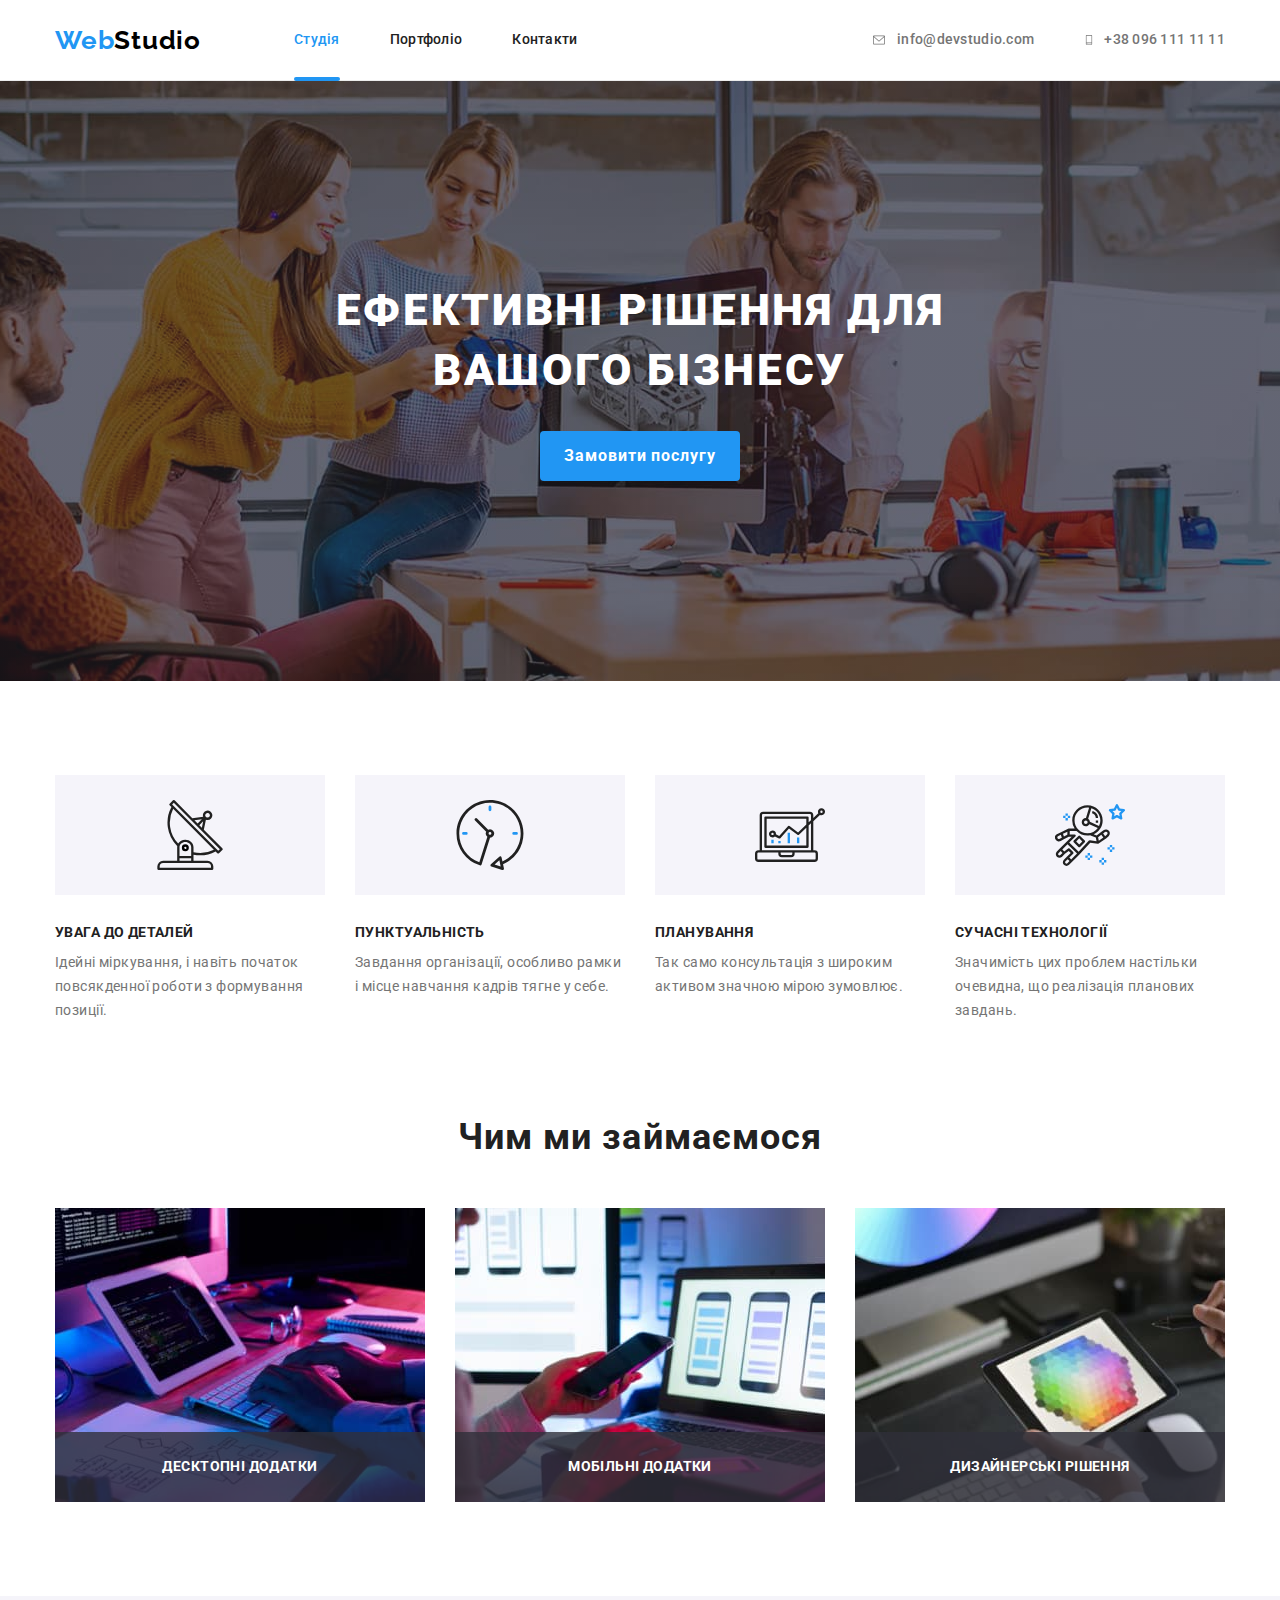
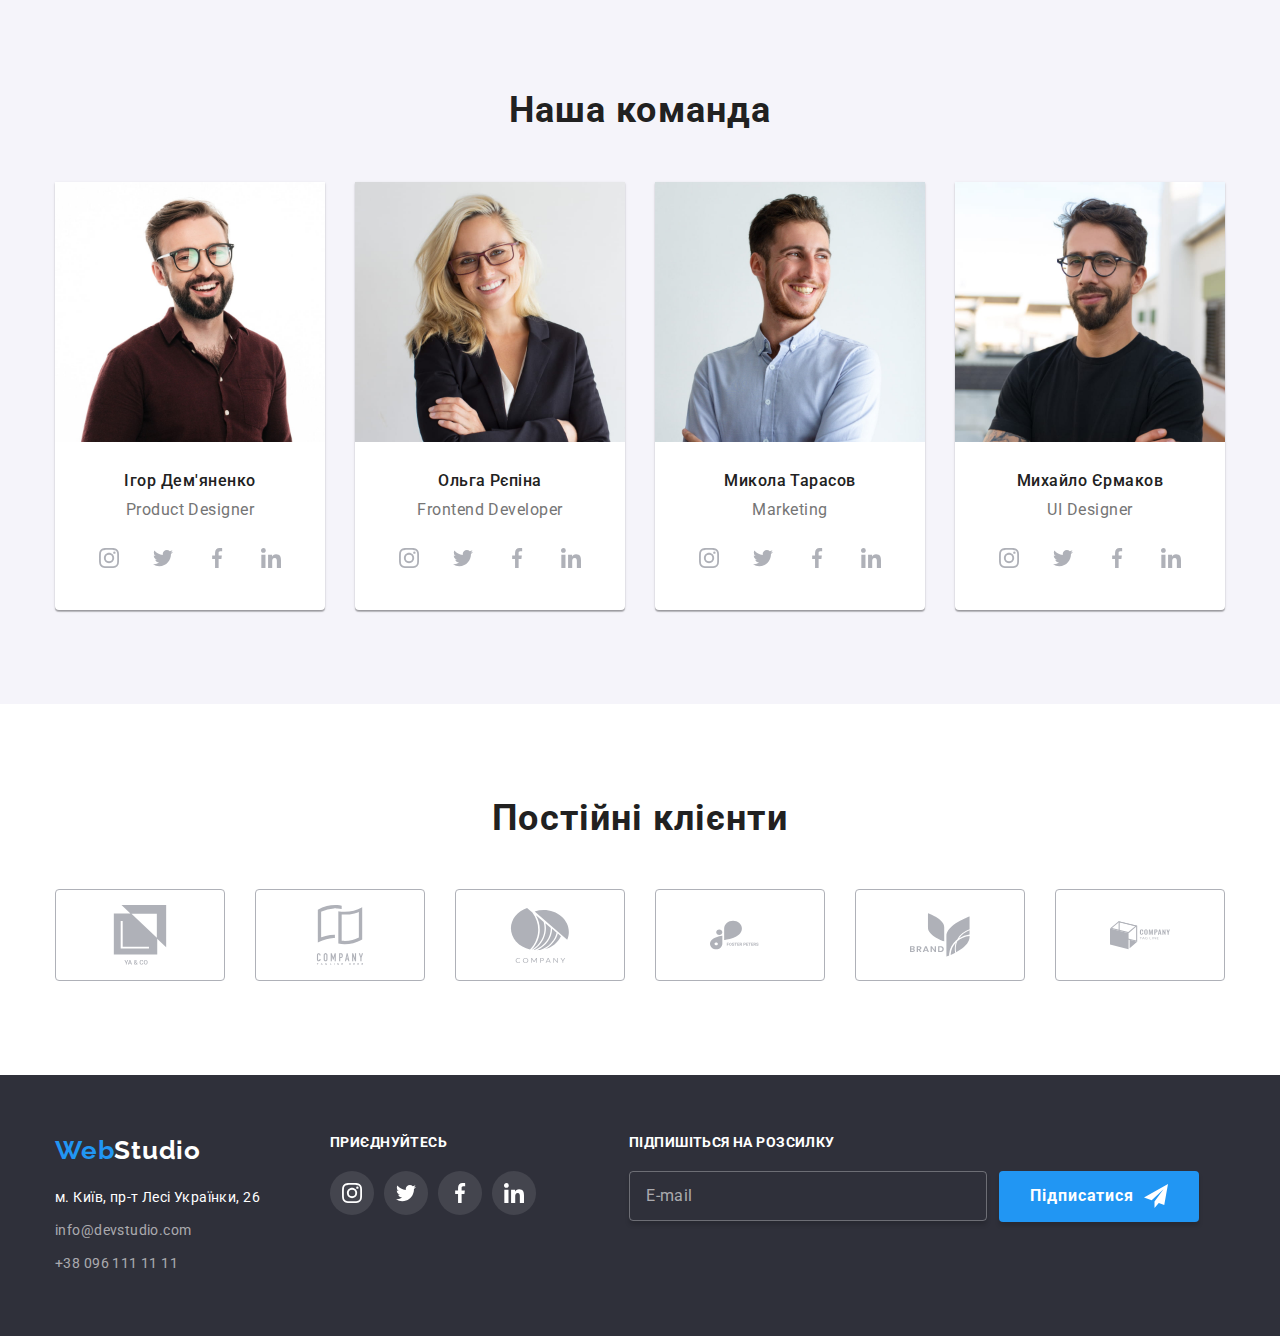
<file: index.html>
<!DOCTYPE html>
<html lang="uk">
<head>
    <meta charset="UTF-8">
    <meta http-equiv="X-UA-Compatible" content="IE=edge">
    <meta name="viewport" content="width=device-width, initial-scale=1.0">
    <title>Web Studio (Version 2.1)</title>
    <link rel="stylesheet" href="https://cdnjs.cloudflare.com/ajax/libs/modern-normalize/1.1.0/modern-normalize.min.css">

    <link rel="preconnect" href="https://fonts.googleapis.com">
    <link rel="preconnect" href="https://fonts.gstatic.com" crossorigin>
    <link href="https://fonts.googleapis.com/css2?family=Raleway:wght@700&family=Roboto:wght@400;500;700;900&display=swap"
    rel="stylesheet">
    <link rel="stylesheet" href="./css/styles.css">
</head>
<body>
    <header class="header">
       <div class="main-nav container">
        <nav class="sub-nav">
            <a class="logo link" href="./index.html">Web<span class="logo-header">Studio</span></a>
            <ul class="site-nav list">
                <li class="item"><a class="link current act" href="./index.html">Студія</a></li>
                <li class="item"><a class="link act" href="./portfolio.html">Портфоліо</a></li>
                <li class="item"><a class="link act" href="">Контакти</a></li>
            </ul>
        </nav>
        <ul class="header-contacts list">
            <li class="item">
                <a class="link act" href="mailto:info@devstudio.com">
                    <svg class="contacts-icon" aria-label="Електронна пошта" width="16" height="12">
                        <use href="./images/icons.svg#icon-envelope"></use>
                    </svg>
                     <span>info@devstudio.com</span></a></li>
            <li class="item">
                <a class="link act" href="tel:+380961111111">
                    <svg class="contacts-icon" aria-label="Номер телефону" width="10" height="16">
                        <use href="./images/icons.svg#icon-smartphone"></use>
                    </svg>
                    <span>+38 096 111 11 11</span></a></li>
        </ul>
       </div>
    </header>
    <!-- Герой-->
    <main>
        <section class="hero">
            <div class="container">
                <h1 class="hero-title">Ефективні рішення для вашого бізнесу</h1>
                <button class="btn" type="button" data-modal-open>Замовити послугу</button>
            </div>
        </section>
        <!--Переваги  -->
        <section class="ourbenefits section">
            <div class="container">
                <h2 class="visually-hidden">Наші переваги</h2>
                <ul class="benefits list">
                    <li class="item">
                        <div class="benefits-bgd">
                            <svg class="benefits-icon" width="70" height="70">
                                <use href="./images/icons.svg#icon-antenna"></use>
                            </svg>
                        </div>
                        <h3 class="subtitle">УВАГА ДО ДЕТАЛЕЙ</h3>
                        <p class="text">Ідейні міркування, і навіть початок повсякденної роботи з формування позиції.</p>
                    </li>
                    <li class="item">
                        <div class="benefits-bgd">
                            <svg class="benefits-icon" width="70" height="70">
                                <use href="./images/icons.svg#icon-clock"></use>
                            </svg>
                        </div>
                        <h3 class="subtitle">ПУНКТУАЛЬНІСТЬ</h3>
                        <p class="text">Завдання організації, особливо рамки і місце навчання кадрів тягне у себе.</p>
                    </li>
                    <li class="item">
                        <div class="benefits-bgd">
                            <svg class="benefits-icon" width="70" height="70">
                                <use href="./images/icons.svg#icon-diagram"></use>
                            </svg>
                        </div>
                        <h3 class="subtitle">ПЛАНУВАННЯ</h3>
                        <p class="text">Так само консультація з широким активом значною мірою зумовлює.</p>
                    </li>
                    <li class="item">
                        <div class="benefits-bgd">
                            <svg class="benefits-icon" width="70" height="70">
                                <use href="./images/icons.svg#icon-astronaut"></use>
                            </svg>
                        </div>
                        <h3 class="subtitle">СУЧАСНІ ТЕХНОЛОГІЇ</h3>
                        <p class="text">Значимість цих проблем настільки очевидна, що реалізація планових завдань.</p>
                    </li>
                </ul>
            </div>
        </section>
        <!--Чим займаємося  -->
        <section class="about section">
            <div class="container">
                <h2 class="title">Чим ми займаємося</h2>
                <ul class="about-list list">
                    <li class="item">
                        <img class="about-picture" src="./images/box1.jpg" alt="Десктопні додатки" width="370" height="294">
                        <p class="about-text">Десктопні додатки</p>
                    </li>
                    <li class="item">
                        <img class="about-picture" src="./images/box2.jpg" alt="Мобільні додатки" width="370" height="294">
                        <p class="about-text">Мобільні додатки</p>
                    </li>
                    <li class="item">
                        <img class="about-picture" src="./images/box3.jpg" alt="Дизайнерські рішення" width="370" height="294">
                        <p class="about-text">Дизайнерські рішення</p>
                    </li>
                </ul>
            </div>
        </section>
        <!-- Наша команда -->
        <section class="team section">
           <div class="container">
            <h2 class="title">Наша команда</h2>
            <ul class="team-list list">
                <li class="items">
                    <img class="team-img" src="./images/img1.jpg" alt="Бородатий брюнет в окулярах посміхається" width="270" height="260">
                    <h3 class="mate item">Ігор Дем'яненко</h3>
                    <p class="job item">Product Designer</p>
                    <ul class="team-soc-list list">
                        <li class="team-soc-items">
                            <a href="" class="team-soc-link link">
                                <svg class="team-soc-icon" width="20" height="20">
                                    <use href="./images/icons.svg#icon-instagram"></use>
                                </svg>
                            </a>
                        </li>
                        <li class="team-soc-items">
                            <a href="" class="team-soc-link link">
                                <svg class="team-soc-icon" width="20" height="20">
                                    <use href="./images/icons.svg#icon-twitter"></use>
                                </svg>
                            </a>
                        </li>
                        <li class="team-soc-items">
                            <a href="" class="team-soc-link link">
                                <svg class="team-soc-icon" width="20" height="20">
                                    <use href="./images/icons.svg#icon-facebook"></use>
                                </svg>
                            </a>
                        </li>
                        <li class="team-soc-items">
                            <a href="" class="team-soc-link link">
                                <svg class="team-soc-icon" width="20" height="20">
                                    <use href="./images/icons.svg#icon-linkedin"></use>
                                </svg>
                            </a>
                        </li>
                    </ul> 
                </li>
                <li class="items">
                    <img class="team-img" src="./images/img2.jpg" alt="Блондинка в окулярах посміхається" width="270" height="260">
                    <h3 class="mate item">Ольга Рєпіна</h3>
                    <p class="job item">Frontend Developer</p>
                    <ul class="team-soc-list list">
                        <li class="team-soc-items">
                            <a href="" class="team-soc-link link">
                                <svg class="team-soc-icon" width="20" height="20">
                                    <use href="./images/icons.svg#icon-instagram"></use>
                                </svg>
                            </a>
                        </li>
                        <li class="team-soc-items">
                            <a href="" class="team-soc-link link">
                                <svg class="team-soc-icon" width="20" height="20">
                                    <use href="./images/icons.svg#icon-twitter"></use>
                                </svg>
                            </a>
                        </li>
                        <li class="team-soc-items">
                            <a href="" class="team-soc-link link">
                                <svg class="team-soc-icon" width="20" height="20">
                                    <use href="./images/icons.svg#icon-facebook"></use>
                                </svg>
                            </a>
                        </li>
                        <li class="team-soc-items">
                            <a href="" class="team-soc-link link">
                                <svg class="team-soc-icon" width="20" height="20">
                                    <use href="./images/icons.svg#icon-linkedin"></use>
                                </svg>
                            </a>
                        </li>
                    </ul>
                </li>
                <li class="items">
                    <img class="team-img" src="./images/img3.jpg" alt="Бородатий шатен посміхається" width="270" height="260">
                    <h3 class="mate item">Микола Тарасов</h3>
                    <p class="job item">Marketing</p>
                    <ul class="team-soc-list list">
                        <li class="team-soc-items">
                            <a href="" class="team-soc-link link">
                                <svg class="team-soc-icon" width="20" height="20">
                                    <use href="./images/icons.svg#icon-instagram"></use>
                                </svg>
                            </a>
                        </li>
                        <li class="team-soc-items">
                            <a href="" class="team-soc-link link">
                                <svg class="team-soc-icon" width="20" height="20">
                                    <use href="./images/icons.svg#icon-twitter"></use>
                                </svg>
                            </a>
                        </li>
                        <li class="team-soc-items">
                            <a href="" class="team-soc-link link">
                                <svg class="team-soc-icon" width="20" height="20">
                                    <use href="./images/icons.svg#icon-facebook"></use>
                                </svg>
                            </a>
                        </li>
                        <li class="team-soc-items">
                            <a href="" class="team-soc-link link">
                                <svg class="team-soc-icon" width="20" height="20">
                                    <use href="./images/icons.svg#icon-linkedin"></use>
                                </svg>
                            </a>
                        </li>
                    </ul>
                </li>
                <li class="items">
                    <img class="team-img" src="./images/img4.jpg" alt="Бородатий брюнет в окулярах" width="270" height="260">
                    <h3 class="mate item">Михайло Єрмаков</h3>
                    <p class="job item">UI Designer</p>
                    <ul class="team-soc-list list">
                        <li class="team-soc-items">
                            <a href="" class="team-soc-link link">
                                <svg class="team-soc-icon" width="20" height="20">
                                    <use href="./images/icons.svg#icon-instagram"></use>
                                </svg>
                            </a>
                        </li>
                        <li class="team-soc-items">
                            <a href="" class="team-soc-link link">
                                <svg class="team-soc-icon" width="20" height="20">
                                    <use href="./images/icons.svg#icon-twitter"></use>
                                </svg>
                            </a>
                        </li>
                        <li class="team-soc-items">
                            <a href="" class="team-soc-link link">
                                <svg class="team-soc-icon" width="20" height="20">
                                    <use href="./images/icons.svg#icon-facebook"></use>
                                </svg>
                            </a>
                        </li>
                        <li class="team-soc-items">
                            <a href="" class="team-soc-link link">
                                <svg class="team-soc-icon" width="20" height="20">
                                    <use href="./images/icons.svg#icon-linkedin"></use>
                                </svg>
                            </a>
                        </li>
                    </ul>
                </li>
            </ul>
           </div>
        </section>
         <!--Постійні клієнти  -->
         <section class="clients section">
            <div class="container">
                <h2 class="title">Постійні клієнти</h2>
                <ul class="clients-list list">
                    <li class="clients-item">
                        <a href="" class="clients-link link">
                            <svg class="clients-icon" width="106" height="60">
                                <use href="./images/icons.svg#icon-company1"></use>
                            </svg>
                        </a>
                    </li>
                    <li class="clients-item">
                        <a href="" class="clients-link link">
                            <svg class="clients-icon" width="106" height="60">
                                <use href="./images/icons.svg#icon-company2"></use>
                            </svg>
                        </a>
                    </li>
                    <li class="clients-item">
                        <a href="" class="clients-link link">
                            <svg class="clients-icon" width="106" height="60">
                                <use href="./images/icons.svg#icon-company3"></use>
                            </svg>
                        </a>
                    </li>
                    <li class="clients-item">
                        <a href="" class="clients-link link">
                            <svg class="clients-icon" width="106" height="60">
                                <use href="./images/icons.svg#icon-company4"></use>
                            </svg>
                        </a>
                    </li>
                    <li class="clients-item">
                        <a href="" class="clients-link link">
                            <svg class="clients-icon" width="106" height="60">
                                <use href="./images/icons.svg#icon-company5"></use>
                            </svg>
                        </a>
                    </li>
                    <li class="clients-item">
                        <a href="" class="clients-link link">
                            <svg class="clients-icon" width="106" height="60">
                                <use href="./images/icons.svg#icon-company6"></use>
                            </svg>
                        </a>
                    </li>
                </ul>
            </div>
        </section>


    </main>
    <footer class="footer">
        <div class="footer-main container">
            <div class="address-block">
                <a class="footer-logo logo link" href="./index.html">Web<span class="logo-footer">Studio</span></a>
                <address>
                    <ul class="footer-list list">
                        <li class="item"><a class="address link act" href="https://goo.gl/maps/8GFU1sr81HUxA8uv8" target="_blank"
                            rel="noreferrer noopener nofollower">
                            м. Київ, пр-т Лесі Українки, 26</a></li>
                        <li class="item"><a class="footer-contacts link act" href="mailto:info@devstudio.com">info@devstudio.com</a></li>
                        <li class="item"><a class="footer-contacts link act" href="tel:+380961111111">+38 096 111 11 11</a></li>
                    </ul>
                </address>
            </div>
            <div class="soc-block">
                <p class="text">Приєднуйтесь</p>
                <ul class="footer-soc-list list">
                    <li class="footer-soc-items">
                        <a href="" class="footer-soc-link link">
                            <svg class="footer-soc-icon" width="20" height="20">
                                <use href="./images/icons.svg#icon-instagram"></use>
                            </svg>
                        </a>
                    </li>
                    <li class="footer-soc-items">
                        <a href="" class="footer-soc-link link">
                            <svg class="footer-soc-icon" width="20" height="20">
                                <use href="./images/icons.svg#icon-twitter"></use>
                            </svg>
                        </a>
                    </li>
                    <li class="footer-soc-items">
                        <a href="#" class="footer-soc-link link">
                            <svg class="footer-soc-icon" width="20" height="20">
                                <use href="./images/icons.svg#icon-facebook"></use>
                            </svg>
                        </a>
                    </li>
                    <li class="footer-soc-items">
                        <a href="" class="footer-soc-link link">
                            <svg class="footer-soc-icon" width="20" height="20">
                                <use href="./images/icons.svg#icon-linkedin"></use>
                            </svg>
                        </a>
                    </li>
                </ul>
            </div>
            <div class="subscribe-block">
                <p class="text">Підпишіться на розсилку</p>
                <form class="subscribe-form">
                    <input class="subscribe-input" type="email" name="email" placeholder="E-mail">
                    <button class="subscribe-btn btn" type="submit">Підписатися
                        <svg class="subscribe-icon" width="24" height="24">
                            <use href="./images/icons.svg#icon-subscribe"></use>
                        </svg>
                    </button>
                </form>
            </div>
        </div>
    </footer>  
    <div class="backdrop is-hidden" data-modal>
        <div class="modal">
            <button type="button" class="modal-close btn" data-modal-close>
                <svg class="modal-icon" width="18" height="18">
                    <use href="./images/icons.svg#icon-close"></use>
                </svg>
            </button>
            <form class="modal-form">
                <p class="modal-form-title">Залиште свої дані, ми вам передзвонимо</p>
                <div class="modal-form-item">
                    <label class="modal-form-label" for="name">Ім'я</label>
                    <div class="modal-input-wrapper">
                        <input class="modal-form-input" type="text" id="name" name="name">
                        <svg class="modal-form-icon" width="18" height="18">
                            <use href="./images/icons.svg#icon-person"></use>
                        </svg>
                    </div>
                </div>

                <div class="modal-form-item">
                    <label class="modal-form-label" for="tel">Телефон</label>
                    <div class="modal-input-wrapper">
                        <input class="modal-form-input" type="tel" id="tel" name="tel">
                        <svg class="modal-form-icon" width="18" height="18">
                            <use href="./images/icons.svg#icon-phone"></use>
                        </svg>
                    </div>                    
                </div>
                <div class="modal-form-item">
                    <label class="modal-form-label" for="email">Пошта</label>
                    <div class="modal-input-wrapper">
                        <input class="modal-form-input" type="email" id="email" name="email">
                        <svg class="modal-form-icon" width="18" height="18">
                            <use href="./images/icons.svg#icon-email"></use>
                        </svg>
                    </div>
                </div>
                <div class="modal-form-item">
                    <label class="modal-form-label" for="comment">Коментар</label>
                    <textarea class="modal-form-comment" name="comment" id="comment" placeholder="Введіть текст"></textarea>
                </div>

                <div class="modal-form-policy">
                    <input class="modal-policy-check visually-hidden" type="checkbox" name="policy" id="policy">
                    <label class="modal-policy-label" for="policy">
                        <span class="modal-policy-wrapper">
                            <svg class="modal-icon-check" width="16" height="15"><use href="./images/icons.svg#icon-check"></use></svg>
                            <svg class="modal-icon-checked" width="11" height="9"><use href="./images/icons.svg#icon-checked"></use></svg></span>Погоджуюся з розсилкою та приймаю
                        <a class="policy-link" href="" target="_blank">Умови договору</a>
                    </label>   
                </div>

                <div class="modal-form-submit">
                    <button class="modal-form-btn btn" type="submit">Відправити</button>
                </div>
            </form>
        </div>
    </div>
    <script src="./js/modal.js"></script>
</body>
</html>
</file>
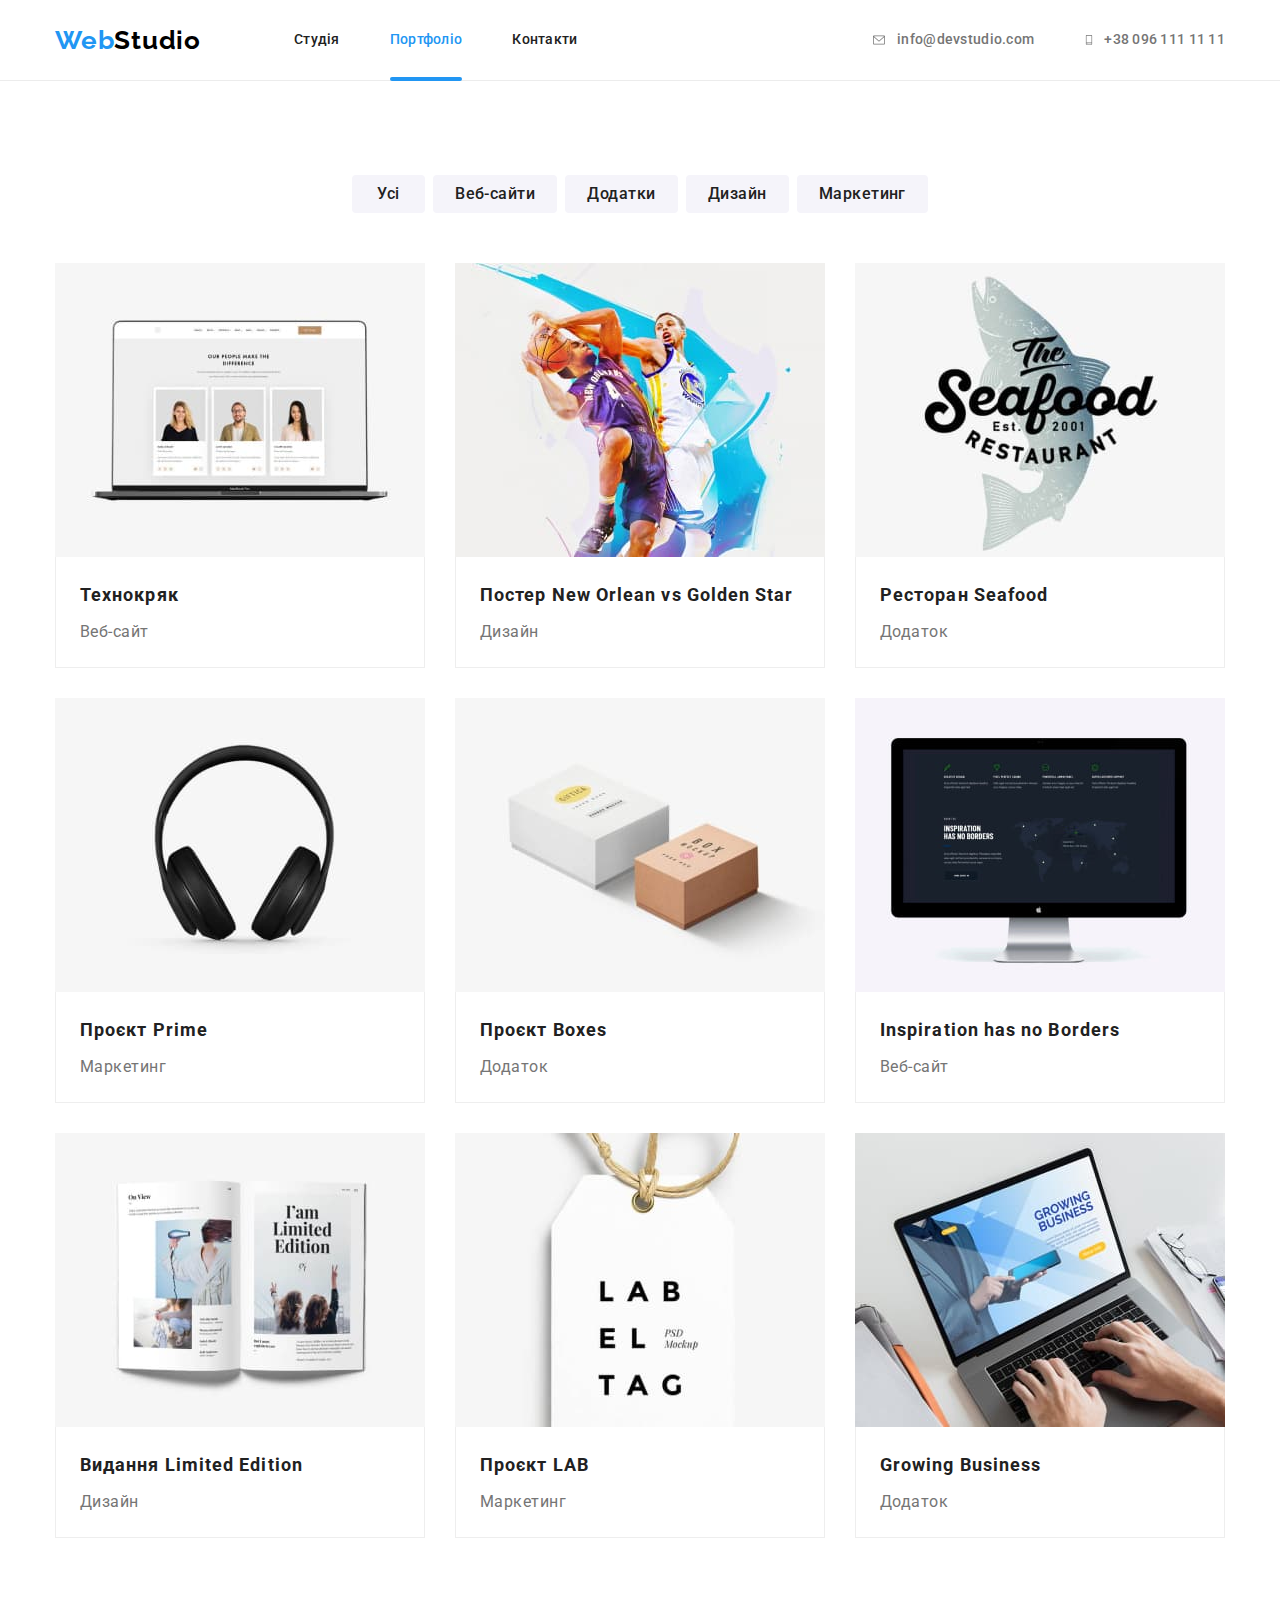
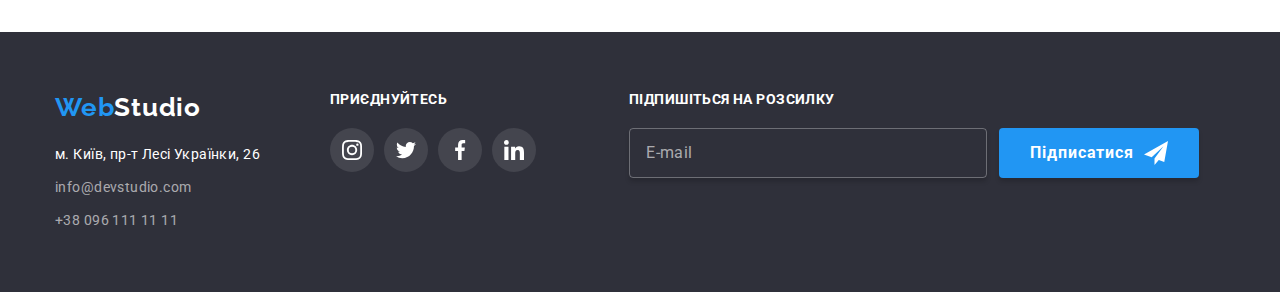
<file: portfolio.html>
<!DOCTYPE html>
<html lang="uk">
<head>
    <meta charset="UTF-8">
    <meta http-equiv="X-UA-Compatible" content="IE=edge">
    <meta name="viewport" content="width=device-width, initial-scale=1.0">
    <title>Web Studio (Version 2.1)</title>
    <link rel="stylesheet" href="https://cdnjs.cloudflare.com/ajax/libs/modern-normalize/1.1.0/modern-normalize.min.css">

    <link rel="preconnect" href="https://fonts.googleapis.com">
    <link rel="preconnect" href="https://fonts.gstatic.com" crossorigin>
    <link href="https://fonts.googleapis.com/css2?family=Raleway:wght@700&family=Roboto:wght@400;500;700;900&display=swap"
    rel="stylesheet">
    <link rel="stylesheet" href="./css/styles.css">
</head>
<body>
    <header class="header">
       <div class="main-nav container">
        <nav class="sub-nav">
            <a class="logo link" href="./index.html">Web<span class="logo-header">Studio</span></a>
            <ul class="site-nav list">
                <li class="item"><a class="link act" href="./index.html">Студія</a></li>
                <li class="item"><a class="link current act" href="./portfolio.html">Портфоліо</a></li>
                <li class="item"><a class="link act" href="">Контакти</a></li>
            </ul>
        </nav>
        <ul class="header-contacts list">
            <li class="item">
                <a class="link act" href="mailto:info@devstudio.com">
                    <svg class="contacts-icon" aria-label="Електронна пошта" width="16" height="12">
                        <use href="./images/icons.svg#icon-envelope"></use>
                    </svg>
                     <span>info@devstudio.com</span></a></li>
            <li class="item">
                <a class="link act" href="tel:+380961111111">
                    <svg class="contacts-icon" aria-label="Номер телефону" width="10" height="16">
                        <use href="./images/icons.svg#icon-smartphone"></use>
                    </svg>
                    <span>+38 096 111 11 11</span></a></li>
        </ul>
       </div>
    </header>
    <main>
        <section class="works section">
            <div class="container">
                <h1 class="visually-hidden">Наші роботи</h1>
                <ul class="works-btns list">
                    <li class="item"><button class="btn current" type="button">Усі</button></li>
                    <li class="item"><button class="btn" type="button">Веб-сайти</button></li>
                    <li class="item"><button class="btn" type="button">Додатки</button></li>
                    <li class="item"><button class="btn" type="button">Дизайн</button></li>
                    <li class="item"><button class="btn" type="button">Маркетинг</button></li>
                </ul>
                <ul class="works-list list">
                    <li class="elem">
                        <a class="link" href="">
                            <div class="work-thumb">
                                <img src="./images/portf1.jpg" alt="Сайт Технокряк на ноутбуці" width="370" height="294">
                                <p class="work-overlay-text">Ресурс пропонує комплексні пропозиції з різним рівнем функціоналу та сервісів. Все це дозволить відвідувачу отримати
                                вичерпні відомості про компанію чи приватну особу.</p>
                            </div>
                            <div class="item">
                                <h2 class="work-name">Технокряк</h2>
                                <p class="work-descr">Веб-сайт</p>
                            </div>
                        </a>
                    </li>
                    <li class="elem">
                        <a class="link" href="">
                            <div class="work-thumb">
                                <img src="./images/portf2.jpg" alt="Два баскетболіста з м'ячем" width="370" height="294">
                                <p class="work-overlay-text">Ресурс пропонує комплексні пропозиції з різним рівнем функціоналу та сервісів. Все це
                                дозволить відвідувачу отримати вичерпні відомості про компанію чи приватну особу.</p>
                            </div>
                            <div class="item">
                                <h2 class="work-name">Постер New Orlean vs Golden Star</h2>
                                <p class="work-descr">Дизайн</p>
                            </div>
                        </a>
                    </li>
                    <li class="elem">
                        <a class="link" href="">
                            <div class="work-thumb">
                                <img src="./images/portf3.jpg" alt="Логотип ресторану Seafood" width="370" height="294">
                                <p class="work-overlay-text">Ресурс пропонує комплексні пропозиції з різним рівнем функціоналу та сервісів. Все це
                                    дозволить відвідувачу отримати вичерпні відомості про компанію чи приватну особу.</p>
                            </div>
                            <div class="item">
                                <h2 class="work-name">Ресторан Seafood</h2>
                                <p class="work-descr">Додаток</p>
                            </div>
                        </a>
                    </li>
                    <li class="elem">
                        <a class="link" href="">
                            <div class="work-thumb">
                                <img src="./images/portf4.jpg" alt="Навушники" width="370" height="294">
                                <p class="work-overlay-text">Ресурс пропонує комплексні пропозиції з різним рівнем функціоналу та сервісів. Все це
                                    дозволить відвідувачу отримати вичерпні відомості про компанію чи приватну особу.</p>
                            </div>        
                            <div class="item">
                                <h2 class="work-name">Проєкт Prime</h2>
                                <p class="work-descr">Маркетинг</p>
                            </div>
                        </a>
                    </li>
                    <li class="elem">
                        <a class="link" href="">
                            <div class="work-thumb">
                                <img src="./images/portf5.jpg" alt="Біла та світлокоричнева коробки" width="370" height="294">
                                <p class="work-overlay-text">Ресурс пропонує комплексні пропозиції з різним рівнем функціоналу та сервісів. Все це
                                    дозволить відвідувачу отримати вичерпні відомості про компанію чи приватну особу.</p>
                            </div>
                            <div class="item">
                                <h2 class="work-name">Проєкт Boxes</h2>
                                <p class="work-descr">Додаток</p>
                            </div>
                        </a>
                    </li>
                    <li class="elem">
                        <a class="link" href="">
                            <div class="work-thumb">
                                <img src="./images/portf6.jpg" alt="Сайт Inspiration has no Borders на моніторі" width="370" height="294">
                                <p class="work-overlay-text">Ресурс пропонує комплексні пропозиції з різним рівнем функціоналу та сервісів. Все це
                                    дозволить відвідувачу отримати вичерпні відомості про компанію чи приватну особу.</p>
                            </div>
                            <div class="item">
                                <h2 class="work-name">Inspiration has no Borders</h2>
                                <p class="work-descr">Веб-сайт</p>
                            </div>
                        </a>
                    </li>
                    <li class="elem">
                        <a class="link" href="">
                            <div class="work-thumb">
                                <img src="./images/portf7.jpg" alt="Видання Limited Edition" width="370" height="294">
                                <p class="work-overlay-text">Ресурс пропонує комплексні пропозиції з різним рівнем функціоналу та сервісів. Все це
                                    дозволить відвідувачу отримати вичерпні відомості про компанію чи приватну особу.</p>
                            </div>
                            <div class="item">
                                <h2 class="work-name">Видання Limited Edition</h2>
                                <p class="work-descr">Дизайн</p>
                            </div>
                        </a>
                    </li>
                    <li class="elem">
                        <a class="link" href="">
                            <div class="work-thumb">
                                <img src="./images/portf8.jpg" alt="Проєкт LAB" width="370" height="294">
                                <p class="work-overlay-text">Ресурс пропонує комплексні пропозиції з різним рівнем функціоналу та сервісів. Все це
                                    дозволить відвідувачу отримати вичерпні відомості про компанію чи приватну особу.</p>
                            </div>
                            <div class="item">
                                <h2 class="work-name">Проєкт LAB</h2>
                                <p class="work-descr">Маркетинг</p>
                            </div>
                        </a>
                    </li>
                    <li class="elem">
                        <a class="link" href="">
                            <div class="work-thumb">
                                <img src="./images/portf9.jpg" alt="Руки на клавіатурі ноутбука" width="370" height="294">
                                <p class="work-overlay-text">Ресурс пропонує комплексні пропозиції з різним рівнем функціоналу та сервісів. Все це
                                    дозволить відвідувачу отримати вичерпні відомості про компанію чи приватну особу.</p>
                            </div>
                            <div class="item">
                                <h2 class="work-name">Growing Business</h2>
                                <p class="work-descr">Додаток</p>
                            </div>
                        </a>
                    </li>
                </ul>
            </div>
        </section>
    </main>
    
    <footer class="footer">
        <div class="footer-main container">
            <div class="address-block">
                <a class="footer-logo logo link" href="./index.html">Web<span class="logo-footer">Studio</span></a>
                <address>
                    <ul class="footer-list list">
                        <li class="item"><a class="address link act" href="https://goo.gl/maps/8GFU1sr81HUxA8uv8" target="_blank"
                            rel="noreferrer noopener nofollower">
                            м. Київ, пр-т Лесі Українки, 26</a></li>
                        <li class="item"><a class="footer-contacts link act" href="mailto:info@devstudio.com">info@devstudio.com</a></li>
                        <li class="item"><a class="footer-contacts link act" href="tel:+380961111111">+38 096 111 11 11</a></li>
                    </ul>
                </address>
            </div>
            <div class="soc-block">
                <p class="text">Приєднуйтесь</p>
                <ul class="footer-soc-list list">
                    <li class="footer-soc-items">
                        <a href="" class="footer-soc-link link">
                            <svg class="footer-soc-icon" width="20" height="20">
                                <use href="./images/icons.svg#icon-instagram"></use>
                            </svg>
                        </a>
                    </li>
                    <li class="footer-soc-items">
                        <a href="" class="footer-soc-link link">
                            <svg class="footer-soc-icon" width="20" height="20">
                                <use href="./images/icons.svg#icon-twitter"></use>
                            </svg>
                        </a>
                    </li>
                    <li class="footer-soc-items">
                        <a href="#" class="footer-soc-link link">
                            <svg class="footer-soc-icon" width="20" height="20">
                                <use href="./images/icons.svg#icon-facebook"></use>
                            </svg>
                        </a>
                    </li>
                    <li class="footer-soc-items">
                        <a href="" class="footer-soc-link link">
                            <svg class="footer-soc-icon" width="20" height="20">
                                <use href="./images/icons.svg#icon-linkedin"></use>
                            </svg>
                        </a>
                    </li>
                </ul>


            </div>
            <div class="subscribe-block">
                <p class="text">Підпишіться на розсилку</p>
                <div class="subscribe-form">
                    <input class="subscribe-input" type="email" name="email" placeholder="E-mail">
                    <button class="subscribe-btn btn" type="submit">Підписатися
                        <svg class="subscribe-icon" width="24" height="24">
                            <use href="./images/icons.svg#icon-subscribe"></use>
                        </svg>
                    </button>
                </div>
            </div>
        </div>
    </footer> 
    
</body>
</html>
</file>
<file: css/styles.css>
:root {
    --primary-text-color: #757575;
    --title-text-color: #212121;
    --accent-color: #2196F3;
    --footer-text-color: rgba(255, 255, 255, 0.6);
    --dark-text-color: #000000;
    --light-text-color:#ffffff;
    --primary-bgd-color:#ffffff;
    --secondary-bgd-color:#2F303A;
    --additional-bgd-color:#F5F4FA;
    --active-bgd-color:#188CE8;
    --primary-icon-color: #AFB1B8;

    
    --team-shadow:0px 1px 3px rgba(0, 0, 0, 0.12), 0px 1px 1px rgba(0, 0, 0, 0.14), 0px 2px 1px rgba(0, 0, 0, 0.2);
    --works-shadow:0px 1px 1px rgba(0, 0, 0, 0.12), 0px 4px 4px rgba(0, 0, 0, 0.06), 1px 4px 6px rgba(0, 0, 0, 0.16);
    --workbtns-shadow: 0px 3px 1px rgba(0, 0, 0, 0.1), 0px 1px 2px rgba(0, 0, 0, 0.08), 0px 2px 2px rgba(0, 0, 0, 0.12);
    border-radius: 4px;
    
    --light-border-color:#EEEEEE;
    --header-border-color:#ECECEC;

    --primary-cubic-bezier : cubic-bezier(0.4, 0, 0.2, 1);

    } 


body {
    color: var(--primary-text-color) ;
    transition-;
    font-family: 'Roboto', 'Helvetica', sans-serif;
    font-size: 14px;
    letter-spacing: 0.03em;
    background-color: var(--primary-bgd-color);
}

p,
h1,
h2,
h3,
h4,
h5,
h6 {
    margin: 0;
}

ul {
    margin: 0;
    padding: 0;
}

img {
    display: block;
    max-width: 100%;
    height: auto;
}

.link {
    text-decoration: none;
}

.btn {
    display: inline-block;
    border: 1px solid transparent; 
    border-radius: 4px;

    font-family: inherit;
    cursor: pointer;
} 

.list {
    list-style: none;
} 

.container {
    width: 1200px;
    padding-left: 15px;
    padding-right: 15px;
    margin-left: auto;
    margin-right: auto;
}

/* Header */
.header {
    border-bottom: 1px solid var(--header-border-color);
}

.main-nav {
    display: flex;
    align-items: center;
}  

.sub-nav {
    display: flex;
    align-items: center;

}

.logo {
    margin-right: 93px;

    font-family: 'Raleway', sans-serif;
    color: var(--accent-color);
    font-weight: 700;
    font-size: 26px;
    line-height: 1.19;
    letter-spacing: 0.03em;
}

.logo-header {
    color: var(--dark-text-color);
}

.site-nav {
    display: flex;
} 

.site-nav .item + .item{
    margin-left: 50px;
}


.site-nav .link {
    display: block;
    padding-top: 32px;
    padding-bottom: 32px;
    
    color: var(--title-text-color);
    font-weight: 500;
    font-size: 14px;
    line-height: 1.14;
    letter-spacing: 0.02em;
}

 .link.current {
    position: relative;
    color: var(--accent-color);
} 

.link.current::after {
    position: absolute;
    bottom: -1px;;
    left: 0;
    width: 100%;
    height: 4px;
    content: "";
    
    background-color: var(--accent-color) ;
    border-radius: 2px;
}

.link.act {
    transition: color 250ms var(--primary-cubic-bezier);
}

.link.act:hover,
.link.act:focus {
    color: var(--accent-color);
}

.header-contacts {
    display: flex;
    align-items: center;
    margin-left: auto;
}

/* .header-contacts .item {
    display: flex;
    align-items: center;
    justify-content: center;
} */


.header-contacts .item + .item {
    margin-left: 50px;
}

.header-contacts .link {
    display: flex;
    align-items:center ;
    padding-top: 32px;
    padding-bottom: 32px;

    color: var(--primary-text-color);
    font-weight: 500;
    font-size: 14px;
    line-height: 1.14;
    letter-spacing: 0.02em;
}

.contacts-icon {
    fill: currentColor;
    margin-right: 10px;
}


/* Hero */
.hero {
    background-color: #C4C4C4;
    text-align: center;
    padding: 200px 0;
    margin: 0 auto;
    max-width: 1600px;

    background-image: linear-gradient(rgba(47, 48, 58, 0.4), rgba(47, 48, 58, 0.4)) , url(../images/herobgd.jpg);
    background-repeat: no-repeat;
    background-position: center;
    background-size: cover;
}

.hero-title {
    margin: 0 auto 30px;
    width: 696px;
    
    color: var(--light-text-color);
    font-weight: 900;
    font-size: 44px;
    line-height: 1.36;
    letter-spacing: 0.06em;
    text-transform: uppercase;
}

.hero .btn,
.subscribe-btn,
.modal-form-btn {
    padding: 10px 24px;
    min-width: 200px;

    color: var(--light-text-color);
    font-weight: 700;
    font-size: 16px;
    line-height: 1.88;
    letter-spacing: 0.06em;
    background-color: var(--accent-color);
    border: none;

    transition: background-color 250ms var(--primary-cubic-bezier);
}

.hero .btn:hover,
.hero .btn:focus,
.subscribe-btn:hover,
.subscribe-btn:focus,
.modal-form-btn:hover,
.modal-form-btn:focus {
    background-color: var(--active-bgd-color);
}

/* Переваги */
.section {
    padding-top: 94px;
    padding-bottom: 94px;
}

.ourbenefits {
    padding-bottom: 0;
}

.visually-hidden {
    position: absolute;
    width: 1px;
    height: 1px;
    margin: -1px;
    border: 0;
    padding: 0;
    overflow: hidden;
    opacity: 0;
}

.benefits {
    display: flex;
}

.benefits-bgd {
    display: flex;
    justify-content: center;
    align-items: center;
    width: 270px;
    height: 120px;
    margin-bottom: 30px;
    
    background-color: var(--additional-bgd-color);
}

.benefits .subtitle {
    margin-bottom: 10px;

    font-size: 14px;
    line-height: 1.14;
    letter-spacing: 0.03em;
    text-transform: uppercase;
    color: var(--title-text-color);
}

.benefits .text {
    font-size: 14px;
    line-height: 1.71;
    letter-spacing: 0.03em;
}

.benefits .item + .item {
    margin-left: 30px;
}

/* Чим займаємося */
.about-list {
    display: flex;
}

.about-list .item {
    width: calc((100% - 60px) / 3);
}

.about-list .item:not(:last-child) {
    margin-right: 30px;
}

.about .item {
    position: relative;
}

.about-text {
    position: absolute;
    bottom: 0;
    left: 0;
    width: 100%;
    height: 70px;
    display: flex;
    justify-content: center;
    align-items: center;
   
    text-transform: uppercase;
    font-weight: 700;
    line-height: 1.14;
    color:var(--light-text-color);
    background-color: rgba(47, 48, 58, 0.8);        
}

.title {
    margin-bottom: 50px;

    font-size: 36px;
    line-height: 1.16;
    text-align: center;
    letter-spacing: 0.03em;
    color: var(--title-text-color);
}

/* Наша команда */
.team {
    background-color: var(--additional-bgd-color);
}

.team-list .items {
    background-color: var(--primary-bgd-color);
}

.team-list {
    display: flex;
}

.team-list .items {
    max-width: 270px;
    width: calc((100% - 90px) / 4);
    box-shadow: var(--team-shadow);
    border-radius: 0px 0px 4px 4px;
    overflow: hidden;
}

.team-list .items:not(:last-child) {
    margin-right: 30px;
}

.team-list .item {
    font-size: 16px;
    line-height: 1.18;
    text-align: center;
    letter-spacing: 0.03em;
}

.team .mate {
    margin-bottom: 10px;
    padding-top: 30px;

    font-weight: 500;
    color: var(--title-text-color);
}

.team .job {
    margin-bottom: 16px;
}

.team-soc-list {
    display: flex;
    justify-content: center;
    padding-bottom: 30px;
}

.team-soc-items {
    width: 44px;
    height: 44px;
}

.team-soc-items:not(:last-child) {
    margin-right: 10px;
}

.team-soc-link {
    width: 100%;
    height: 100%;
    display: flex;
    border-radius: 50%;
    justify-content: center;
    align-items: center;

    color: var(--primary-icon-color);
    transition: color 250ms var(--primary-cubic-bezier), background-color 250ms var(--primary-cubic-bezier);
}

.team-soc-link:hover,
.team-soc-link:focus {
    color: #ffffff;
    background-color: var(--accent-color);
}

.team-soc-icon {
    fill: currentColor;
}

/* Постійні клієнти  */
.clients-list{
    display: flex;
    justify-content: center;
    align-items: center;
}

.clients-item {
    width: 170px;
    height: 92px;
}

.clients-item:not(:last-child) {
    margin-right: 30px;
}

.clients-link {
    width: 100%;
    height: 100%;
    display: flex;
    justify-content: center;
    align-items: center;
    border: 1px solid var(--primary-icon-color);
    border-radius: 4px;

    color: var(--primary-icon-color);
    transition: color 250ms var(--primary-cubic-bezier), border-color 250ms var(--primary-cubic-bezier);
}


.clients-link:hover,
.clients-link:focus {
    color: var(--accent-color);
    border-color: var(--accent-color);
}

.clients-icon {
    fill: currentColor;
}

/* Футер */
.footer {
    padding-top: 60px;
    padding-bottom: 60px;
    
    background-color: var(--secondary-bgd-color);
}

.footer-main {
    display: flex;
    align-items: flex-start;
    margin-right: auto;
}

.address-block {
    margin-right: 70px;
}

.footer-logo {
    margin-right: 0;
    display: inline-block;
    margin-bottom: 20px;
}

.logo-footer {
    color: var(--light-text-color);
}

.footer-list .item:not(:last-child) {
    margin-bottom: 9px;
}

.address,
.footer-contacts {
    font-style: normal;
    font-weight: 400;
    font-size: 14px;
    line-height: 1.7;
}

.address {
    color:var(--light-text-color);
}

.footer-contacts {
    color: var(--footer-text-color);
}


.soc-block {
    display: flex;
    flex-direction: column;
    align-items: start;
    margin-right: 93px;
}

.soc-block .text,
.subscribe-block .text {
    margin-bottom: 20px;
    font-weight: 700;
    line-height: 1.14;
    text-transform: uppercase; 
    color:#ffffff; 
}


.footer-soc-list {
    display: flex;
    justify-content: center;
    align-items: center;
}

.footer-soc-items {
    width: 44px;
    height: 44px;
}

.footer-soc-items:not(:last-child) {
    margin-right: 10px;
}

.footer-soc-link {
    width: 100%;
    height: 100%;
    display: flex;
    border-radius: 50%;
    justify-content: center;
    align-items: center;

    background-color: rgba(255, 255, 255, 0.1);
    color: #ffffff;
    transition: background-color 250ms var(--primary-cubic-bezier);
}

.footer-soc-link:hover,
.footer-soc-link:focus {
    background-color: var(--accent-color);
}

.footer-soc-icon {
    fill: currentColor;
}

.subscribe-form {
    display: flex;

} 

.subscribe-input {
    width: 358px;
    height: 50px;
    padding: 15px 16px;
    margin-right: 12px;

    border: 1px solid rgba(255, 255, 255, 0.3);
    box-shadow: 0px 4px 4px rgba(0, 0, 0, 0.15);
    border-radius: 4px;
    background-color: transparent;
    color: var(--light-text-color);
    outline: transparent;

    transition: border-color 250ms var(--primary-cubic-bezier);
}

.subscribe-input:focus,
.subscribe-input:hover {
    border-color: var(--accent-color);
}

.subscribe-input::placeholder {
    color: rgba(255, 255, 255, 0.6);
    font-weight: 400;
    font-size: 16px;
    line-height: 1.25;
    letter-spacing: 0.03em;
}

.subscribe-btn {
    display: flex;
    align-items: center;
    justify-content: center;
    padding: 10px 24px;
    
    box-shadow: 0px 4px 4px rgba(0, 0, 0, 0.15);  
}


.subscribe-icon {
    margin-left: 10px;

    fill: var(--light-text-color);
}






/* --------------PORTFOLIO page-------------------------------------------- */
.works-btns {
    display: flex;
    justify-content: center;
    margin-bottom: 50px;
}

.works-btns .btn {
    padding: 6px 22px;
    min-width: 73px;
    border: none;    

    font-weight: 500;
    font-size: 16px;
    line-height: 1.62;
    text-align: center;
    letter-spacing: 0.03em;
    color: var(--title-text-color);
    background-color: var(--additional-bgd-color); 

    transition: color 250ms var(--primary-cubic-bezier), background-color 250ms var(--primary-cubic-bezier), 
    box-shadow 250ms var(--primary-cubic-bezier);
}

.works-btns .item + .item{
    margin-left: 8px;
} 


.works-btns .btn:hover,
.works-btns .btn:focus {
    color: var(--light-text-color);
    background-color: var(--accent-color);
    box-shadow: var(--workbtns-shadow);

}

.works-list {
    display: flex;
    flex-wrap: wrap;
}

.works-list .elem {
    width: calc((100% - 60px) / 3);
    margin-right: 30px;
    margin-bottom: 30px;
}


.works-list .elem:nth-child(3n) {
    margin-right: 0;
}

.works-list .elem:nth-last-child(-n+3) {
    margin-bottom: 0;
}

.works-list .link {
    display: block;

    transition: box-shadow 250ms var(--primary-cubic-bezier);
}

.works-list .link:hover,
.works-list .link:focus {
    box-shadow: var(--works-shadow);
}

.works-list .item {
    padding: 20px 24px;
    border: 1px solid var(--light-border-color);
    border-top: none;
}

.work-thumb {
    position: relative;
    overflow: hidden;
}

.works-list .link:hover .work-overlay-text,
.works-list .link:focus .work-overlay-text {
    transform: translateY(0);
}

.work-overlay-text {
    position: absolute;
    top: 1px;
    height: 100%;
    padding: 63px 24px;

    transition: transform 250ms var(--primary-cubic-bezier);
    transform: translateY(100%);

    background-color: rgba(33, 150, 243, 0.9);
    color: #FFFFFF;
    font-weight: 400;
    font-size: 18px;
    line-height: 1.56;
    
}

.work-name {
    font-size: 18px;
    line-height: 2;
    letter-spacing: 0.06em;
    color: var(--title-text-color);
    margin-bottom: 4px;
}

.work-descr {
    font-size: 16px;
    line-height: 1.88;
    letter-spacing: 0.03em;
    color: var(--primary-text-color);
}




 /* --------------------------Modal--------------- */
 .backdrop {
    position: fixed;
    top: 0;
    left: 0;
    width: 100%;
    height: 100%;

    transition: opacity 500ms linear, visibility 500ms linear;
    background-color: rgba(0, 0, 0, 0.2);
 }

 .modal {
    position: absolute;
    top: 50%;
    left: 50%;
    min-width: 528px;
    min-height: 581px;
    transform: translate(-50%, -50%) scale(1);
    transition: transform 500ms linear, visibility 500ms linear;

    background-color: #FFFFFF;
    box-shadow: 0px 1px 3px rgba(0, 0, 0, 0.12), 0px 1px 1px rgba(0, 0, 0, 0.14), 0px 2px 1px rgba(0, 0, 0, 0.2);
    border-radius: 4px;
 }

 .backdrop.is-hidden .modal {
    transform: translate(-50%, -50%) scale(0);
 }

 .modal-close {
    position: absolute;
    top: 8px;
    right: 8px;
    width: 30px;
    height: 30px;
    background-color: transparent;
    display: flex;
    align-items: center;
    justify-content: center; 

    border: 1px solid rgba(0, 0, 0, 0.1);
    border-radius: 50%;

    transition: color 250ms var(--primary-cubic-bezier);
 }

 .modal-close:hover,
 .modal-close:focus {
    color: var(--accent-color);
 }

 .modal-icon {
    fill: currentColor;
 }

 .is-hidden {
    opacity: 0;
    visibility: hidden;
    pointer-events: none;
 }

 /* ---MODAL FORM--- */
.modal-form {
    padding: 40px;
    width: 528px;
    height: 581px;

    background-color: var(--primary-bgd-color);
    box-shadow: 0px 1px 3px rgba(0, 0, 0, 0.12), 0px 1px 1px rgba(0, 0, 0, 0.14), 0px 2px 1px rgba(0, 0, 0, 0.2);
    border-radius: 4px;
}

.modal-form-title {
    margin-bottom: 12px;

    font-weight: 700;
    font-size: 20px;
    line-height: 1.15;
    text-align: center;
    letter-spacing: 0.03em;
    color: var(--title-text-color);
}

.modal-form-item {
    margin-bottom: 10px;
}

.modal-form-item:nth-child(5n) {
    margin-bottom: 20px;
}

.modal-form-label {
    display: block;
    margin-bottom: 4px;

    font-weight: 400;
    font-size: 12px;
    line-height: 1.16;
    letter-spacing: 0.01em;
    color: var(--primary-text-color);
}

.modal-input-wrapper {
    position: relative;
}

.modal-form-icon {
    position: absolute;
    top: 50%;
    left: 12px;
    transform: translateY(-50%);
    transition: fill 250ms var(--primary-cubic-bezier);
}

.modal-form-input,
.modal-form-comment {
    display: block;
    width: 100%;
    min-height: 40px;
    padding-top: 11px;
    padding-right: 16px;
    padding-bottom: 11px;
    padding-left: 42px;

    border: 1px solid rgba(33, 33, 33, 0.2);
    border-radius: 4px;
    outline: transparent;
    transition: border-color 250ms var(--primary-cubic-bezier);
}

.modal-form-input:focus,
.modal-form-input:hover,
.modal-form-comment:focus,
.modal-form-comment:hover {
    border-color: var(--accent-color);
}

.modal-form-input:focus + svg,
.modal-form-input:hover + svg {
    fill: var(--accent-color);
}

.modal-form-comment {
    min-height: 120px;
    padding-left: 16px;
    resize: none;
}

.modal-form-comment::placeholder {
    font-size: 12px;
    line-height: 1.16;
    letter-spacing: 0.01em;
    color: rgba(117, 117, 117, 0.5);
}

.modal-form-policy {
    margin-bottom: 30px;
}

.modal-policy-label {
    display: flex;
    align-items: center;
    justify-content: center;

    line-height: 1.71;
}

 /* .modal-policy-label::before {
    content: "";
    width: 16px;
    height: 15px;
    margin-right: 9px;
    background-image: url(../images/icon-check.svg);
    background-repeat: no-repeat;
    cursor: pointer;
   
}

.modal-policy-check:checked + .modal-policy-label::before{
    border: none;
    background-image: url(../images/icon-checkedd.svg);
    background-repeat: no-repeat;
    background-position: center;
    background-size: contain;
    background-color:var(--accent-color);
    border-radius: 2px;
}  */

.modal-policy-wrapper {
    position: relative;
    width: 16px;
    height: 15px;
    margin-right: 9px;

}

.modal-icon-check {
    position: absolute;
    top: 0;
    left: 0;

    transition: background-color 250ms var(--primary-cubic-bezier);
}

.modal-icon-checked {
    position: absolute;
    top: 50%;
    left: 50%;
    transform: translate(-50%, -50%);

    transition: background-color 250ms var(--primary-cubic-bezier), fill 250ms var(--primary-cubic-bezier);
}

.modal-policy-check:checked + label > span svg{
    background-color: var(--accent-color);
    fill: #ffffff;
    border-radius: 2px;
}

.modal-policy-check:checked+label>span .modal-icon-check {
    fill: transparent;
}

.policy-link {
    margin-left: 5px;

    color: var(--accent-color);
}

.modal-form-submit {
    display: flex;
    align-items: center;
    justify-content: center;
}

.modal-form-btn {
    box-shadow: 0px 4px 4px rgba(0, 0, 0, 0.15);
}
</file>
